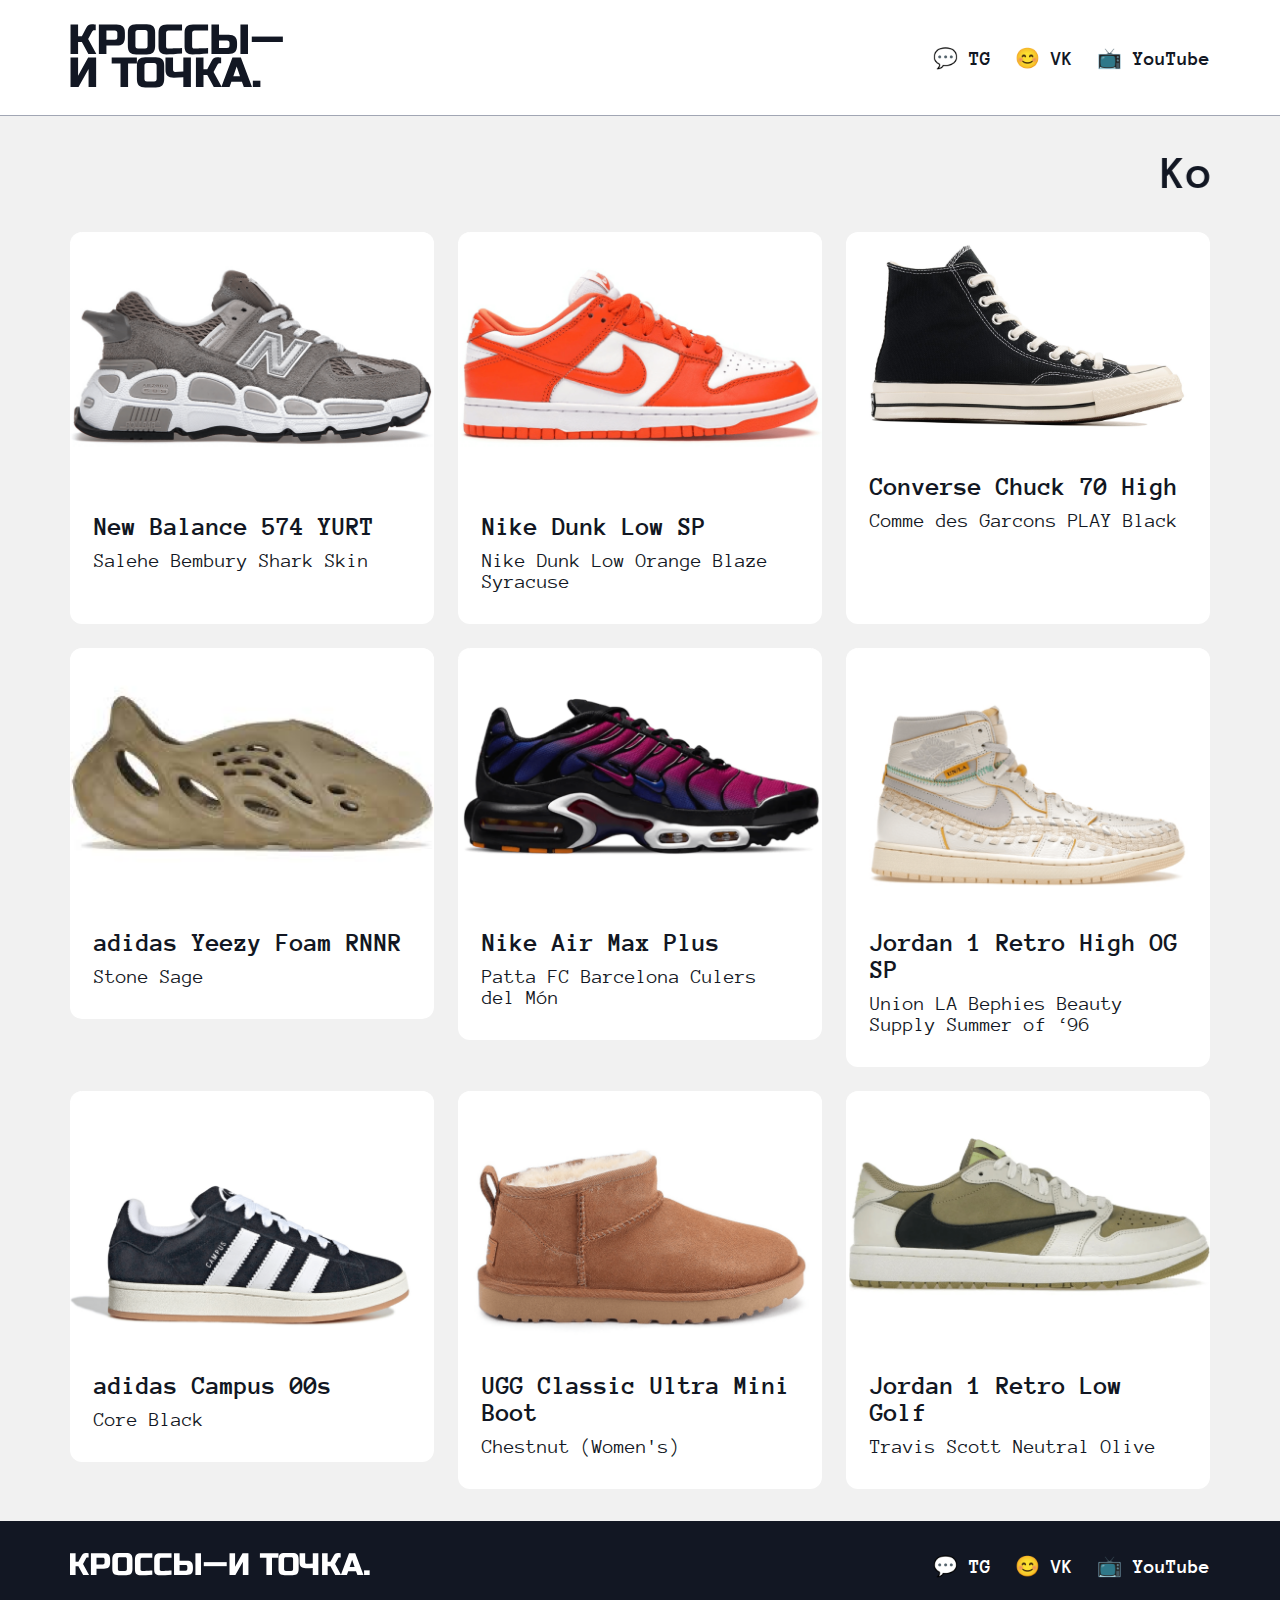
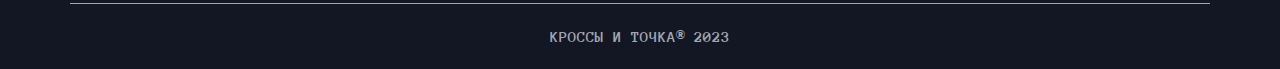
<file: index.html>
<!DOCTYPE html>
<html lang="en">

<head>
	<meta charset="UTF-8" />
	<meta name="viewport" content="width=device-width, initial-scale=1.0" />
	<title>Кроссы и точка</title>
	<link href="style.css" rel="stylesheet" />
</head>

<body>
	<main>
		<header>
			<div class="header-container">
				<a href="index.html" class="logo-link">
					<img alt="Кроссы и точка" src="images/logo.svg" />
				</a>
				<nav>
					<ul class="nav-list">
						<li class="nav-item">
							<a href="#" class="nav-link">💬 TG</a>
						</li>
						<li class="nav-item">
							<a href="#" class="nav-link">😊 VK</a>
						</li>
						<li class="nav-item">
							<a href="#" class="nav-link">📺 YouTube</a>
						</li>
					</ul>
				</nav>
			</div>
		</header>

		<div class="content">
			<marquee behavior="" direction="">
				<h1>Коллекция. {октябрь:2023}</h1>
			</marquee>
			
			<div class="sneakers">
				<a href="the-new-balance-c-ms574.html">
					<div class="sneaker">
						<img alt="New Balance 574 YURT" src="images/1.png" class="sneaker-image" />
						<div class="sneaker-info">
							<h3>New Balance 574 YURT</h3>
							<p>Salehe Bembury Shark Skin</p>
						</div>
					</div>
				</a>
				<a href="nike-dunk-low-sp.html">
					<div class="sneaker">
						<img alt="Nike Dunk Low SP" src="images/2.png" class="sneaker-image" />
						<div class="sneaker-info">
							<h3>Nike Dunk Low SP</h3>
							<p>Nike Dunk Low Orange Blaze Syracuse</p>
						</div>
					</div>
				</a>
				<a href="converse-chuck-70-high.html">
					<div class="sneaker">
						<img alt="Converse Chuck 70 High" src="images/3.png" class="sneaker-image" />
						<div class="sneaker-info">
							<h3>Converse Chuck 70 High</h3>
							<p>Comme des Garcons PLAY Black</p>
						</div>
					</div>
				</a>

				<div class="sneaker">
					<img alt="adidas Yeezy Foam RNNR" src="images/4.png" class="sneaker-image" />
					<div class="sneaker-info">
						<h3>adidas Yeezy Foam RNNR</h3>
						<p>Stone Sage</p>
					</div>
				</div>
				<div class="sneaker">
					<img alt="Nike Air Max Plus" src="images/5.png" class="sneaker-image" />
					<div class="sneaker-info">
						<h3>Nike Air Max Plus</h3>
						<p>Patta FC Barcelona Culers del Món</p>
					</div>
				</div>
				<div class="sneaker">
					<img alt="Jordan 1 Retro High OG SP" src="images/6.png" class="sneaker-image" />
					<div class="sneaker-info">
						<h3>Jordan 1 Retro High OG SP</h3>
						<p>Union LA Bephies Beauty Supply Summer of ‘96</p>
					</div>
				</div>
				<div class="sneaker">
					<img alt="adidas Campus 00s" src="images/7.png" class="sneaker-image" />
					<div class="sneaker-info">
						<h3>adidas Campus 00s</h3>
						<p>Core Black</p>
					</div>
				</div>
				<div class="sneaker">
					<img alt="UGG Classic Ultra Mini Boot" src="images/8.png" class="sneaker-image" />
					<div class="sneaker-info">
						<h3>UGG Classic Ultra Mini Boot</h3>
						<p>Chestnut (Women's)</p>
					</div>
				</div>

				<div class="sneaker">
					<img alt="Jordan 1 Retro Low Golf" src="images/9.png" class="sneaker-image" />
					<div class="sneaker-info">
						<h3>Jordan 1 Retro Low Golf</h3>
						<p>Travis Scott Neutral Olive</p>
					</div>
				</div>
			</div>
		</div>

		<footer>
			<div class="footer-content">
				<a class="footer__logo-link" href="index.html">
					<img alt="Кроссы и точка" src="images/logo_footer.svg" class="footer__logo-image" />
				</a>
				<nav>
					<ul class="nav-list">
						<li class="nav-item">
							<a href="#" class="nav-link">💬 TG</a>
						</li>
						<li class="nav-item">
							<a href="#" class="nav-link">😊 VK</a>
						</li>
						<li class="nav-item">
							<a href="#" class="nav-link">📺 YouTube</a>
						</li>
					</ul>
				</nav>
			</div>
			<div class="copyright">
				<p class="copyright-text">КРОССЫ И ТОЧКА® 2023</p>
			</div>
		</footer>
	</main>
</body>

</html>
</file>
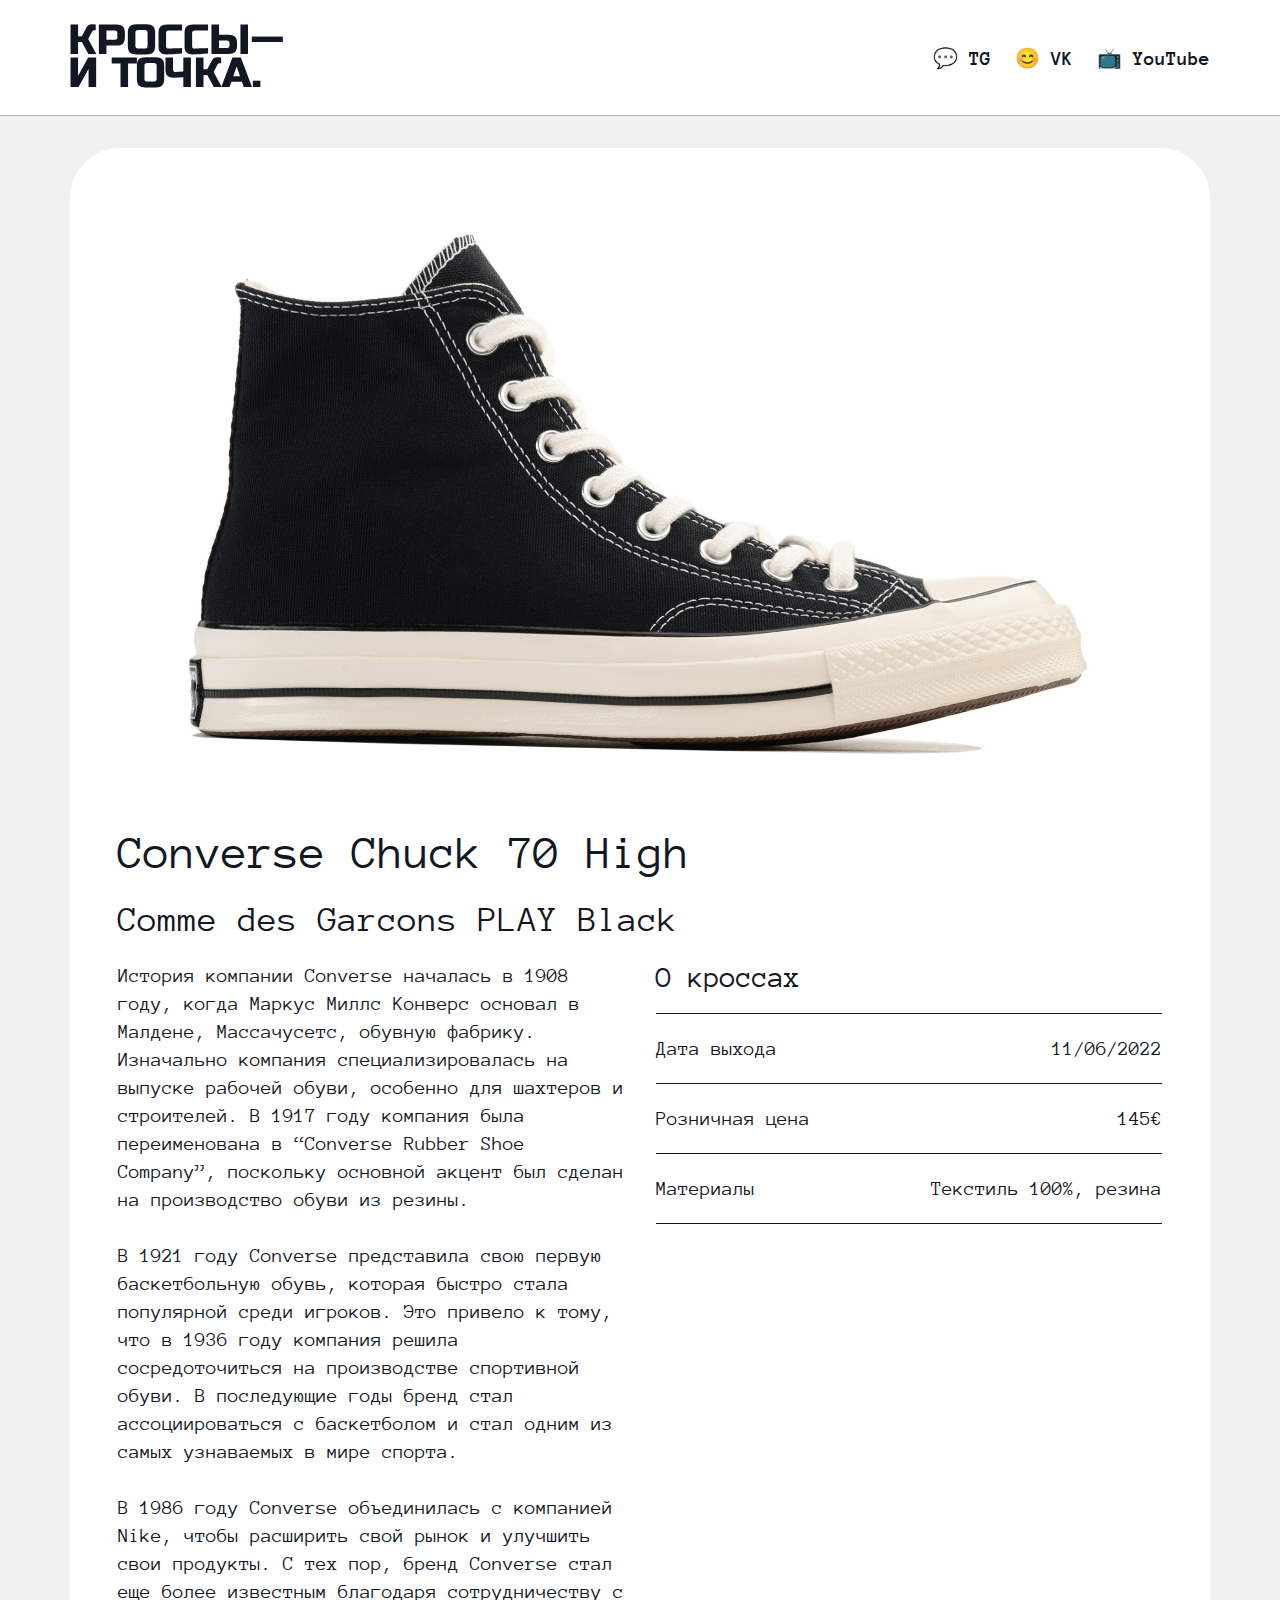
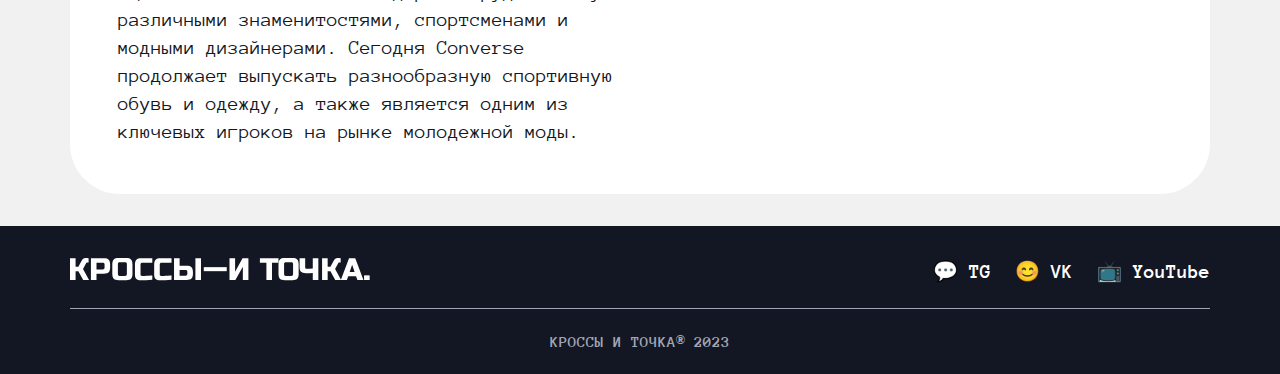
<file: converse-chuck-70-high.html>
<!DOCTYPE html>
<html lang="en">

<head>
	<meta charset="UTF-8">
	<meta name="viewport" content="width=device-width, initial-scale=1.0">
	<title>Converse Chuck 70 High</title>
	<link rel="stylesheet" href="style.css">
</head>

<body>
	<main>
		<header>
			<div class="header-container">
				<a href="index.html" class="logo-link">
					<img alt="Кроссы и точка" src="images/logo.svg" />
				</a>
				<nav>
					<ul class="nav-list">
						<li class="nav-item">
							<a href="#" class="nav-link">💬 TG</a>
						</li>
						<li class="nav-item">
							<a href="#" class="nav-link">😊 VK</a>
						</li>
						<li class="nav-item">
							<a href="#" class="nav-link">📺 YouTube</a>
						</li>
					</ul>
				</nav>
			</div>
		</header>
		<div class="main-info">
			<img class="main-img" src="images/3.png" alt="">
			<div class="text-info">
				<div class="sneaker-title">
					<h1>Converse Chuck 70 High</h1>

				</div>
				<div class="sneaker-status">
					<h2>Comme des Garcons PLAY Black</h2>

				</div>
				<div class="description">
					<div class="long-text">
						История компании Converse началась в 1908 году, когда Маркус Миллс Конверс основал в Малдене, Массачусетс,
						обувную фабрику. Изначально компания специализировалась на выпуске рабочей обуви, особенно для шахтеров и
						строителей. В 1917 году компания была переименована в “Converse Rubber Shoe Company”, поскольку основной
						акцент был сделан на производство обуви из резины.
						<br><br>
						В 1921 году Converse представила свою первую баскетбольную обувь, которая быстро стала популярной среди
						игроков. Это привело к тому, что в 1936 году компания решила сосредоточиться на производстве спортивной
						обуви. В последующие годы бренд стал ассоциироваться с баскетболом и стал одним из самых узнаваемых в мире
						спорта.
						<br><br>
						В 1986 году Converse объединилась с компанией Nike, чтобы расширить свой рынок и улучшить свои продукты. С
						тех пор, бренд Converse стал еще более известным благодаря сотрудничеству с различными знаменитостями,
						спортсменами и модными дизайнерами. Сегодня Converse продолжает выпускать разнообразную спортивную обувь и
						одежду, а также является одним из ключевых игроков на рынке молодежной моды.
					</div>
					<div class="characteristic">
						<div class="one-char">
							<h2>О кроссах</h2>

						</div>
						<div class="one-char">
							<p>Дата выхода</p>
							<p>11/06/2022</p>

						</div>
						<div class="one-char">
							<p>Розничная цена</p>
							<p>145€</p>

						</div>
						<div class="one-char">
							<p>Материалы</p>
							<p>Текстиль 100%, резина</p>

						</div>
					</div>
				</div>
			</div>

		</div>
		<footer>
			<div class="footer-content">
				<a class="footer__logo-link" href="index.html">
					<img alt="Кроссы и точка" src="images/logo_footer.svg" class="footer__logo-image" />
				</a>
				<nav>
					<ul class="nav-list">
						<li class="nav-item">
							<a href="#" class="nav-link">💬 TG</a>
						</li>
						<li class="nav-item">
							<a href="#" class="nav-link">😊 VK</a>
						</li>
						<li class="nav-item">
							<a href="#" class="nav-link">📺 YouTube</a>
						</li>
					</ul>
				</nav>
			</div>
			<div class="copyright">
				<p class="copyright-text">КРОССЫ И ТОЧКА® 2023</p>
			</div>
		</footer>
	</main>

</body>

</html>
</file>
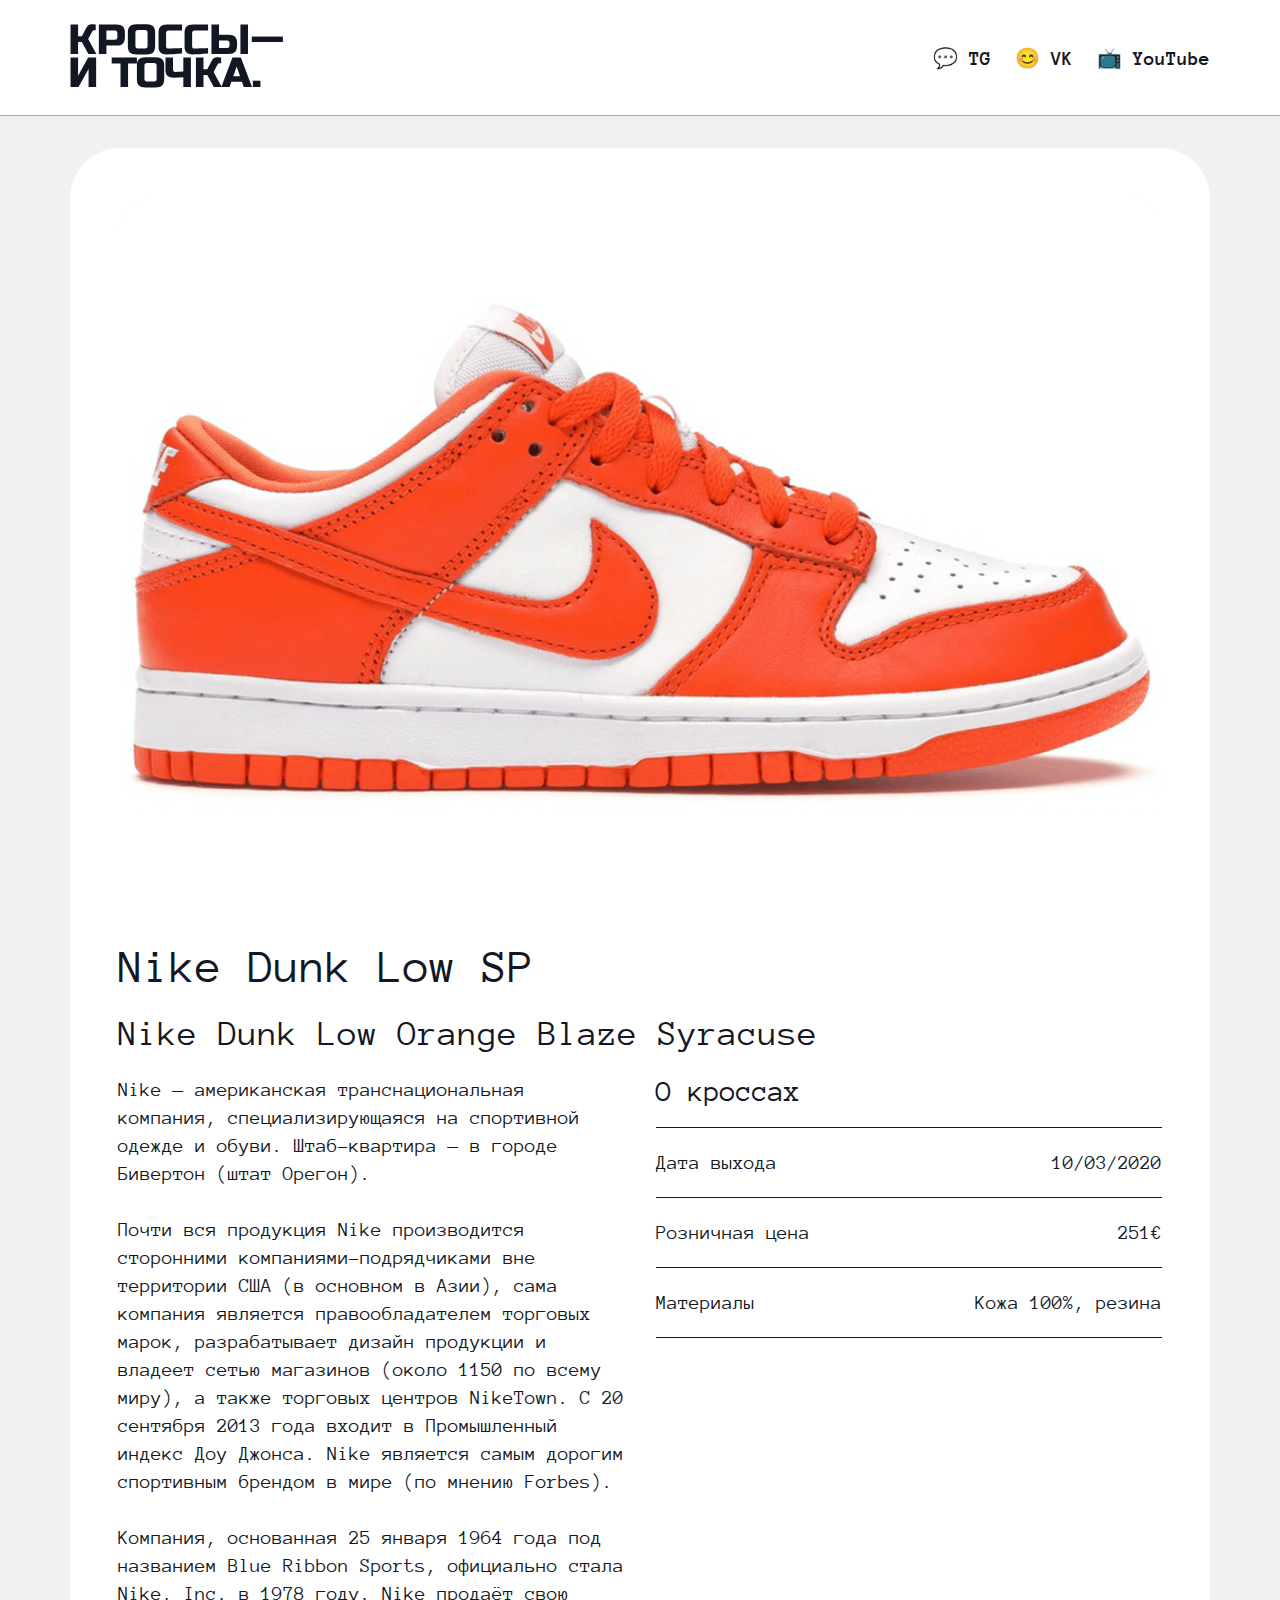
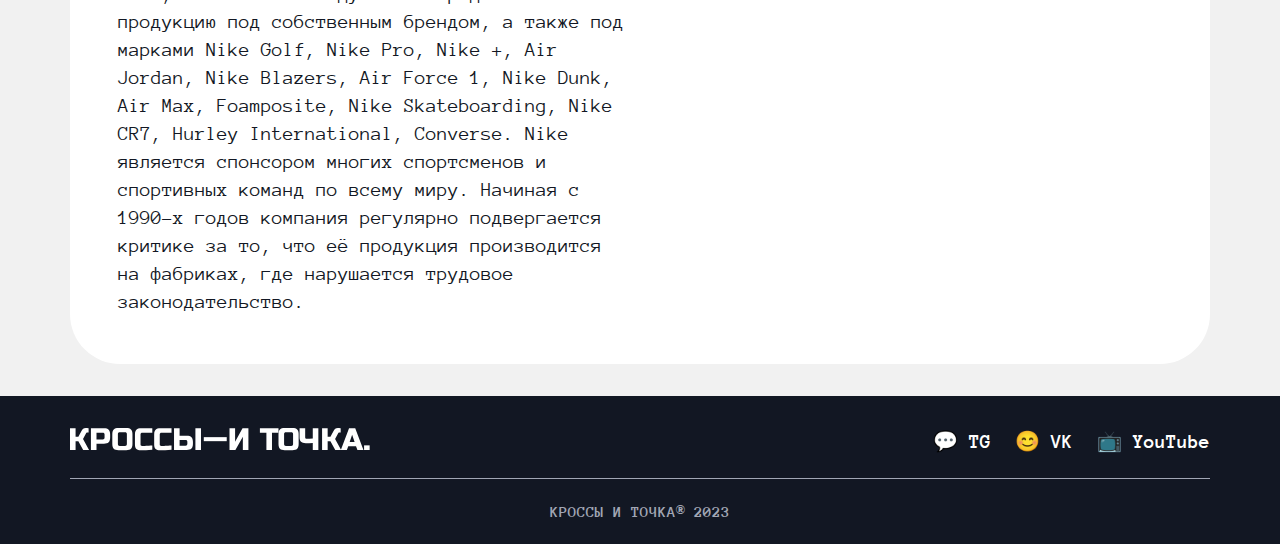
<file: nike-dunk-low-sp.html>
<!DOCTYPE html>
<html lang="en">

<head>
	<meta charset="UTF-8">
	<meta name="viewport" content="width=device-width, initial-scale=1.0">
	<title>Nike Dunk Low SP</title>
	<link rel="stylesheet" href="style.css">
</head>

<body>
	<main>
		<header>
			<div class="header-container">
				<a href="index.html" class="logo-link">
					<img alt="Кроссы и точка" src="images/logo.svg" />
				</a>
				<nav>
					<ul class="nav-list">
						<li class="nav-item">
							<a href="#" class="nav-link">💬 TG</a>
						</li>
						<li class="nav-item">
							<a href="#" class="nav-link">😊 VK</a>
						</li>
						<li class="nav-item">
							<a href="#" class="nav-link">📺 YouTube</a>
						</li>
					</ul>
				</nav>
			</div>
		</header>
		<div class="main-info">
			<img class="main-img" src="images/2.png" alt="">
			<div class="text-info">
				<div class="sneaker-title">
					<h1>Nike Dunk Low SP</h1>

				</div>
				<div class="sneaker-status">
					<h2>Nike Dunk Low Orange Blaze Syracuse</h2>

				</div>
				<div class="description">
					<div class="long-text">
						Nike — американская транснациональная компания, специализирующаяся на спортивной одежде и обуви.
						Штаб-квартира — в городе Бивертон (штат Орегон).
						<br><br>
						Почти вся продукция Nike производится сторонними компаниями-подрядчиками вне территории США (в основном в
						Азии), сама компания является правообладателем торговых марок, разрабатывает дизайн продукции и владеет
						сетью магазинов (около 1150 по всему миру), а также торговых центров NikeTown. С 20 сентября 2013 года
						входит в Промышленный индекс Доу Джонса. Nike является самым дорогим спортивным брендом в мире (по мнению
						Forbes).
						<br><br>
						Компания, основанная 25 января 1964 года под названием Blue Ribbon Sports, официально стала Nike, Inc. в
						1978 году. Nike продаёт свою продукцию под собственным брендом, а также под марками Nike Golf, Nike Pro,
						Nike +, Air Jordan, Nike Blazers, Air Force 1, Nike Dunk, Air Max, Foamposite, Nike Skateboarding, Nike CR7,
						Hurley International, Converse. Nike является спонсором многих спортсменов и спортивных команд по всему
						миру. Начиная с 1990-х годов компания регулярно подвергается критике за то, что её продукция производится на
						фабриках, где нарушается трудовое законодательство.
					</div>
					<div class="characteristic">
						<div class="one-char">
							<h2>О кроссах</h2>

						</div>
						<div class="one-char">
							<p>Дата выхода</p>
							<p>10/03/2020</p>

						</div>
						<div class="one-char">
							<p>Розничная цена</p>
							<p>251€</p>

						</div>
						<div class="one-char">
							<p>Материалы</p>
							<p>Кожа 100%, резина</p>

						</div>
					</div>
				</div>
			</div>

		</div>
		<footer>
			<div class="footer-content">
				<a class="footer__logo-link" href="index.html">
					<img alt="Кроссы и точка" src="images/logo_footer.svg" class="footer__logo-image" />
				</a>
				<nav>
					<ul class="nav-list">
						<li class="nav-item">
							<a href="#" class="nav-link">💬 TG</a>
						</li>
						<li class="nav-item">
							<a href="#" class="nav-link">😊 VK</a>
						</li>
						<li class="nav-item">
							<a href="#" class="nav-link">📺 YouTube</a>
						</li>
					</ul>
				</nav>
			</div>
			<div class="copyright">
				<p class="copyright-text">КРОССЫ И ТОЧКА® 2023</p>
			</div>
		</footer>
	</main>

</body>

</html>
</file>
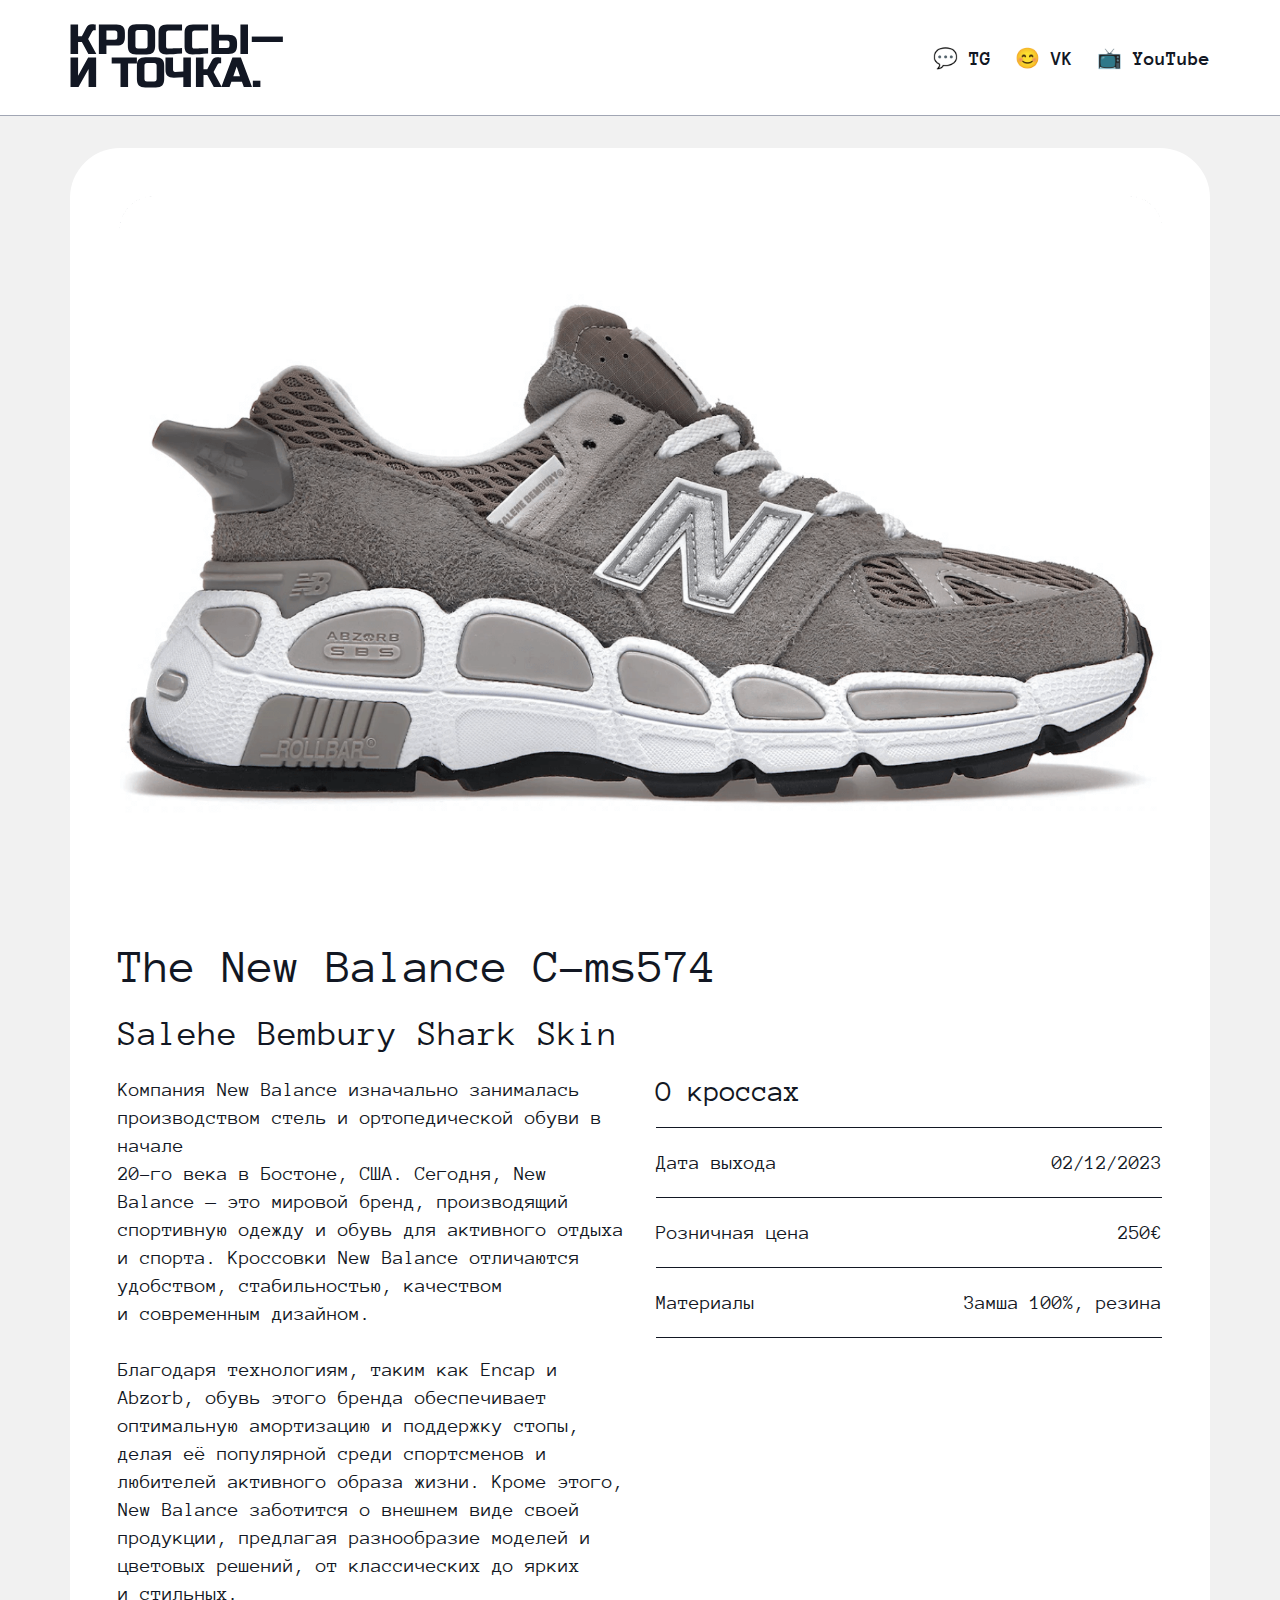
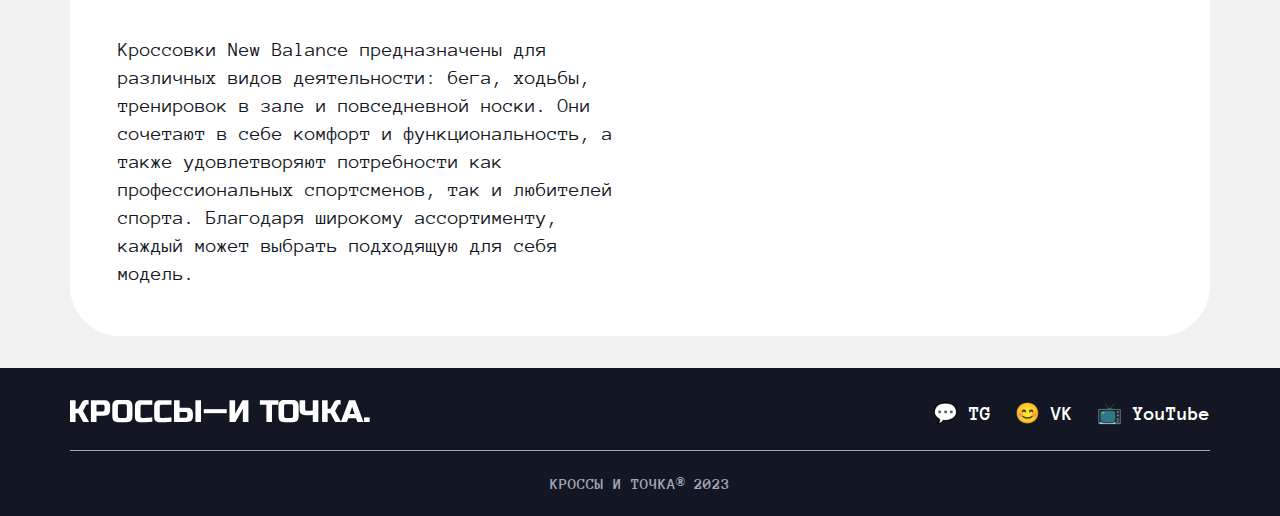
<file: sneaker1.html>
<!DOCTYPE html>
<html lang="en">

<head>
	<meta charset="UTF-8">
	<meta name="viewport" content="width=device-width, initial-scale=1.0">
	<title>The New Balance C-ms574</title>
	<link rel="stylesheet" href="style.css">
</head>

<body>
	<main>
		<header>
			<div class="header-container">
				<a href="index.html" class="logo-link">
					<img alt="Кроссы и точка" src="images/logo.svg" />
				</a>
				<nav>
					<ul class="nav-list">
						<li class="nav-item">
							<a href="#" class="nav-link">💬 TG</a>
						</li>
						<li class="nav-item">
							<a href="#" class="nav-link">😊 VK</a>
						</li>
						<li class="nav-item">
							<a href="#" class="nav-link">📺 YouTube</a>
						</li>
					</ul>
				</nav>
			</div>
		</header>
		<div class="main-info">
			<img class="main-img" src="images/1.png" alt="">
			<div class="text-info">
				<div class="sneaker-title">
					<h1>The New Balance C-ms574</h1>

				</div>
				<div class="sneaker-status">
					<h2>Salehe Bembury Shark Skin</h2>

				</div>
				<div class="description">
					<div class="long-text">
						Компания New Balance изначально занималась производством стель и ортопедической обуви в начале
						<br>
						20-го века в Бостоне, США. Сегодня, New Balance — это мировой бренд, производящий спортивную одежду и обувь
						для активного отдыха и спорта. Кроссовки New Balance отличаются удобством, стабильностью, качеством
						и современным дизайном.
						<br><br>
						Благодаря технологиям, таким как Encap и Abzorb, обувь этого бренда обеспечивает оптимальную амортизацию
						и поддержку стопы, делая её популярной среди спортсменов и любителей активного образа жизни. Кроме этого,
						New Balance заботится о внешнем виде своей продукции, предлагая разнообразие моделей и цветовых решений, от
						классических до ярких и стильных.
						<br><br>
						Кроссовки New Balance предназначены для различных видов деятельности: бега, ходьбы, тренировок в зале
						и повседневной носки. Они сочетают в себе комфорт и функциональность, а также удовлетворяют потребности как
						профессиональных спортсменов, так и любителей спорта. Благодаря широкому ассортименту, каждый может выбрать
						подходящую для себя модель.

					</div>
					<div class="characteristic">
						<div class="one-char">
							<h2>О кроссах</h2>

						</div>
						<div class="one-char">
							<p>Дата выхода</p>
							<p>02/12/2023</p>

						</div>
						<div class="one-char">
							<p>Розничная цена</p>
							<p>250€</p>

						</div>
						<div class="one-char">
							<p>Материалы</p>
							<p>Замша 100%, резина</p>

						</div>
					</div>
				</div>
			</div>

		</div>
		<footer>
			<div class="footer-content">
				<a class="footer__logo-link" href="index.html">
					<img alt="Кроссы и точка" src="images/logo_footer.svg" class="footer__logo-image" />
				</a>
				<nav>
					<ul class="nav-list">
						<li class="nav-item">
							<a href="#" class="nav-link">💬 TG</a>
						</li>
						<li class="nav-item">
							<a href="#" class="nav-link">😊 VK</a>
						</li>
						<li class="nav-item">
							<a href="#" class="nav-link">📺 YouTube</a>
						</li>
					</ul>
				</nav>
			</div>
			<div class="copyright">
				<p class="copyright-text">КРОССЫ И ТОЧКА® 2023</p>
			</div>
		</footer>
	</main>

</body>

</html>
</file>
<file: style.css>
/* подключение локальный шрифтов на страницу */
@font-face {
	font-family: "Anonymous Pro";
	src: url(fonts/AnonymousPro-Regular.ttf);
	font-weight: 400;
	font-style: normal;
	display: swap;
}

@font-face {
	font-family: "Anonymous Pro";
	src: url(fonts/AnonymousPro-Bold.ttf);
	font-weight: 700;
	font-style: normal;
	display: swap;
}



* {
	box-sizing: border-box;
}

/* сброс стилей по умолчанию */
body,
h1,
h2,
h3,
p,
ul,
li {
	color: #121723;
	margin: 0;
}

ul {
	list-style: none;
	padding: 0;
}

a {
	text-decoration: none;
}

/* задание шрифта всей странице */
body {
	font-family: "Anonymous Pro", sans-serif;
}

/* стили для главного контейнера */
main {
	display: flex;
	flex-direction: column;
	align-items: center;
	background: #F1F1F1;
}

/* стили для хедера(шапки) сайта */
header {
	display: flex;
	flex-direction: row;
	align-items: center;
	justify-content: center;
	width: 100%;
	border-bottom: 1px solid #A1A6B4;
	background: white;
}

.header-container {
	display: flex;
	justify-content: space-between;
	width: 100%;
	max-width: 1140px;
	margin: 24px 0 24px;
}

.logo-link {
	max-width: 215px;
}

/* стили для ссылок в хедере и футере */
nav {
	display: flex;
}

.nav-list {
	display: flex;
	align-items: center;
	width: 100%;
	gap: 24px;
}

.nav-item {
	display: inline;
}

.nav-link {
	font-size: 20px;
	font-weight: 700;
	text-decoration: none;
	color: #121723;
}

/* стили для  */
.content {
	margin: 32px 0;
	max-width: 1140px;
}

h1 {
	font-size: 48px;
}

/* стили для контейнера кроссовок */
.sneakers {
	display: flex;
	flex-wrap: wrap;
	gap: 24px;
	margin: 32px 0 0;
}

/* стили для карточки кроссовок */
.sneaker {
	display: flex;
	flex-direction: column;
	align-items: center;
	max-width: 364px;
	height: 100%;
	border-radius: 12px;
	background: white;
	transition: all 120ms ease-in;
	text-decoration: none;

}

.sneaker:hover {
	transform: translate(0, -10px);
	box-shadow: 0px 4px 4px rgba(0, 0, 0, 0.25);
}

.sneaker-image {
	border-radius: 12px 12px 0 0;
	width: 100%;
}

.sneaker-info {
	display: flex;
	flex-direction: column;
	align-items: flex-start;
	gap: 10px;
	width: 100%;
	padding: 32px 24px;
}

/* отдельные карточки */
.main-info {
	display: flex;
	padding: 48px;
	margin: 32px 0 32px;
	max-width: 1140px;
	background-color: #FFFFFF;
	border-radius: 50px;
	flex-direction: column;
	row-gap: 32px;
	font-family: "Anonymous Pro", sans-serif;
	font-weight: 400;
}
.sneaker-title h1 {
	font-weight: 400;
}
.sneaker-status h2 {
	font-weight: 400;
}
.main-img {
	max-width: 100%;
}

.text-info {
	display: flex;
	flex-direction: column;
	row-gap: 24px;
	font-weight: 400;
}

.description {
	display: flex;
	gap: 32px;
	font-weight: 400;
}

.long-text {
	width: 100%;
	font-size: 20px;
	font-family: "Anonymous Pro", sans-serif;
	font-weight: 400;
	line-height: 28px;
}

.characteristic {
	display: flex;
	flex-direction: column;
	width: 100%;
}

.one-char {
	border-bottom: 1px solid #121723;
	display: flex;
	justify-content: space-between;
}

.one-char h2 {
	margin-bottom: 20px;
	color: #121723;
	font-size: 30px;
	font-family: "Anonymous Pro", sans-serif;
	font-weight: 400;
	word-wrap: break-word
}

.one-char p {
	margin: 24px 0 24px;
	font-size: 20px;
	font-family: "Anonymous Pro", sans-serif;
	font-weight: 400;
	word-wrap: break-word;
}

h2 {
	font-size: 36px;
}

h3 {
	font-size: 26px;
}

p {
	font-size: 20px;
}

footer {
	width: 100%;
	display: flex;
	flex-direction: column;
	align-items: center;
	background: #121723;
}

/* стили для футера */
.footer-content {
	display: flex;
	justify-content: space-between;
	width: 100%;
	max-width: 1140px;
	padding-top: 8px;
	margin: 24px 0;
}

.footer__logo-link {
	max-width: 300px;
	width: 100%;
}

footer .nav-link {
	color: white;
}

.copyright {
	display: flex;
	align-items: center;
	justify-content: center;
	width: 100%;
	max-width: 1140px;
	border-top: 1px solid #A1A6B4;
}

.copyright-text {
	color: #A1A6B4;
	font-size: 16px;
	font-weight: 700;
	margin: 24px 0;
}

@media screen and (max-width: 380px) {
	body {
		width: 100%;
	}

	header {
		width: 100%;
		flex-direction: column;
		align-items: center;
		justify-content: center;
	}

	.header-container {
		flex-direction: column;
		width: 375px;
		row-gap: 20px;
		align-items: center;
		margin: 24px 16px 24px;
	}

	.content {
		width: 375px;
		display: flex;
		flex-direction: column;
		align-items: center;
		margin: 32px 16px 32px 16px;
		row-gap: 32px;

	}

	.content h1 {
		font-size: 32px;
		padding-left: 16px;
	}

	.sneakers {
		display: flex;
		flex-wrap: wrap;
		justify-content: center;
		gap: 24px;
		margin: 0;
	}

	.sneaker {
		padding-top: 20px;
		width: 343px;
	}

	.sneaker-image {
		
		width: 343px;
	}

	footer {
		padding: 0 16px 0;
	}

	.footer-content {
		display: flex;
		flex-direction: column;
		align-items: center;
		justify-content: start;
		row-gap: 32px;
		margin: 32px 0 24px;
	}

	.nav-list {
		height: 20px;
	}

	.footer__logo-link {
		height: 22px;
	}

	.main-info {
		width: 343px;
		border-radius: 12px;
		padding: 24px;
	}

	.main-info img {
		width: 295px;
	}

	.description {
		display: flex;
		flex-direction: column;
	}

	.long-text {
		width: 295px;
	}

	.characteristic {
		width: 295px;
	}

	.sneaker-title h1 {
		font-size: 32px;
	}

	.sneaker-status h2 {
		font-size: 20px;
	}

	.long-text {
		font-size: 16px;
	}

	.one-char h2 {
		font-size: 24px;
	}

	.one-char p {
		font-size: 16px;
	}

}
</file>
